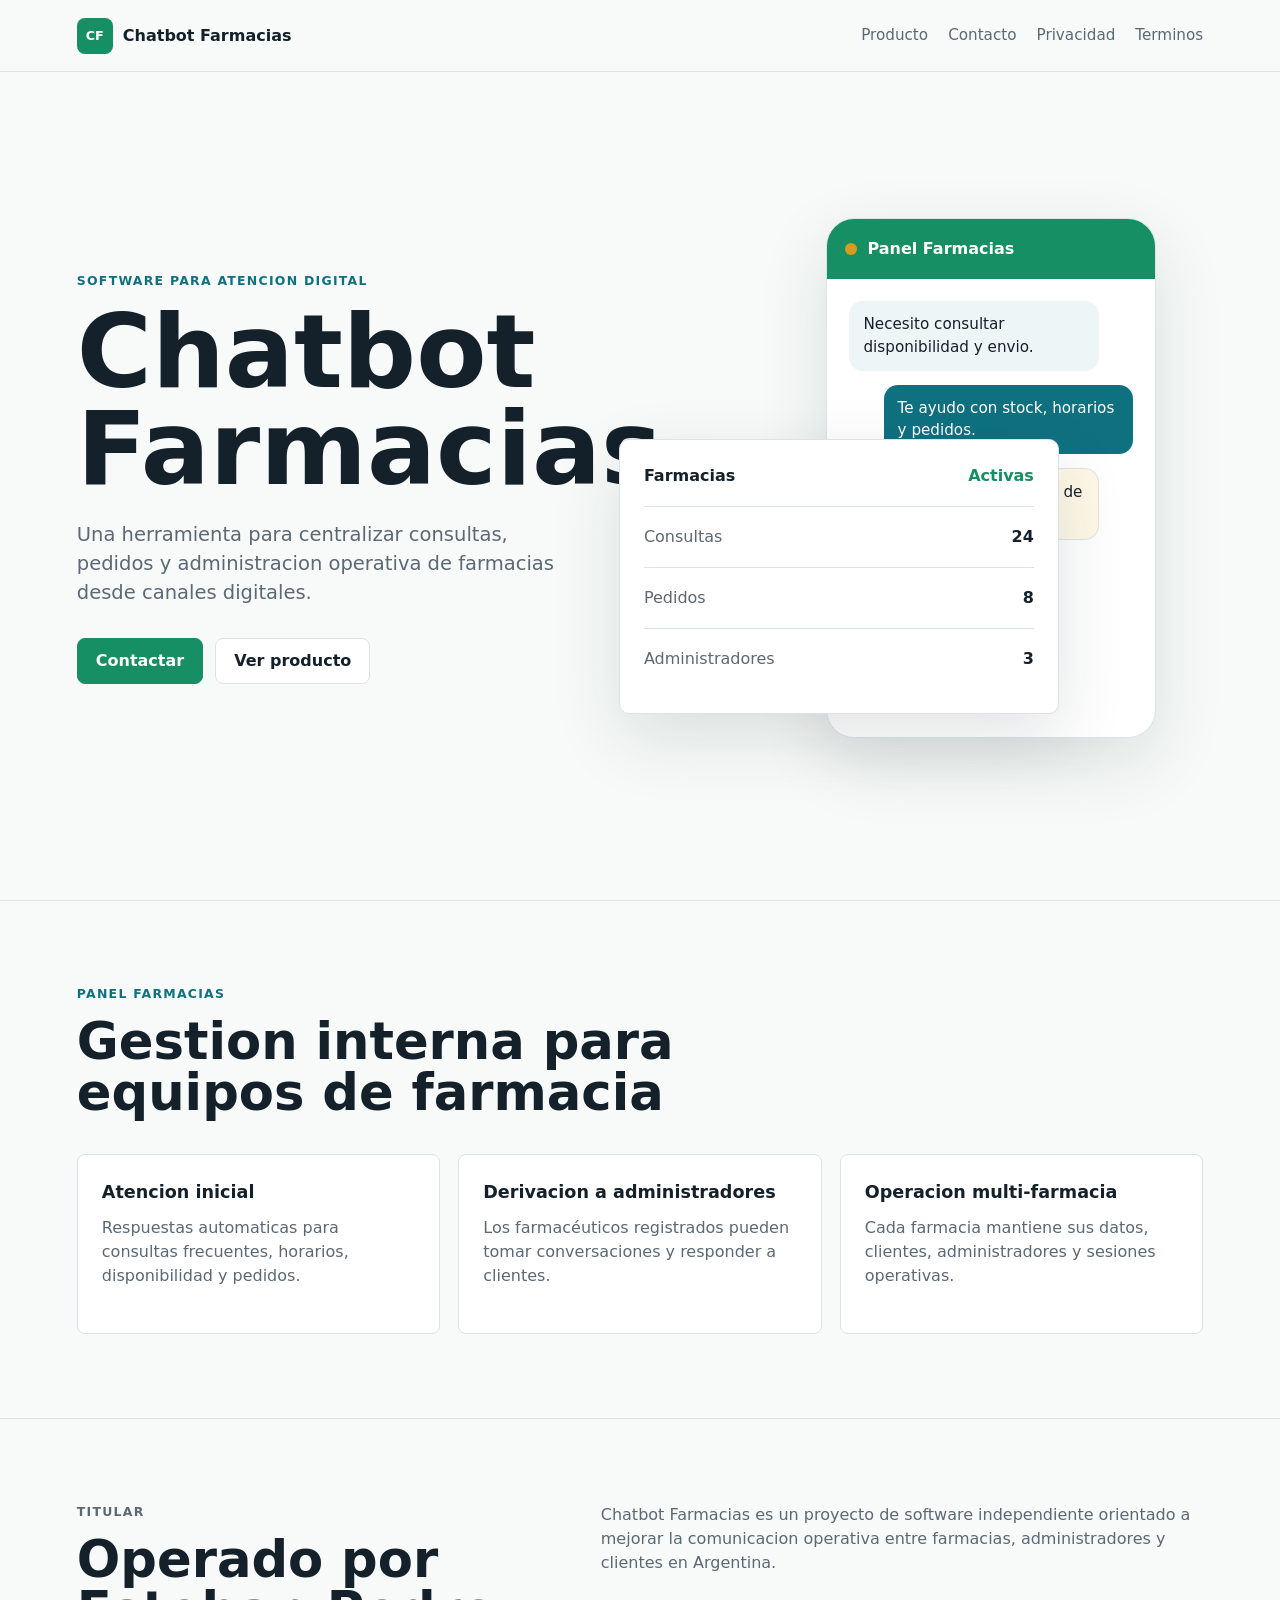
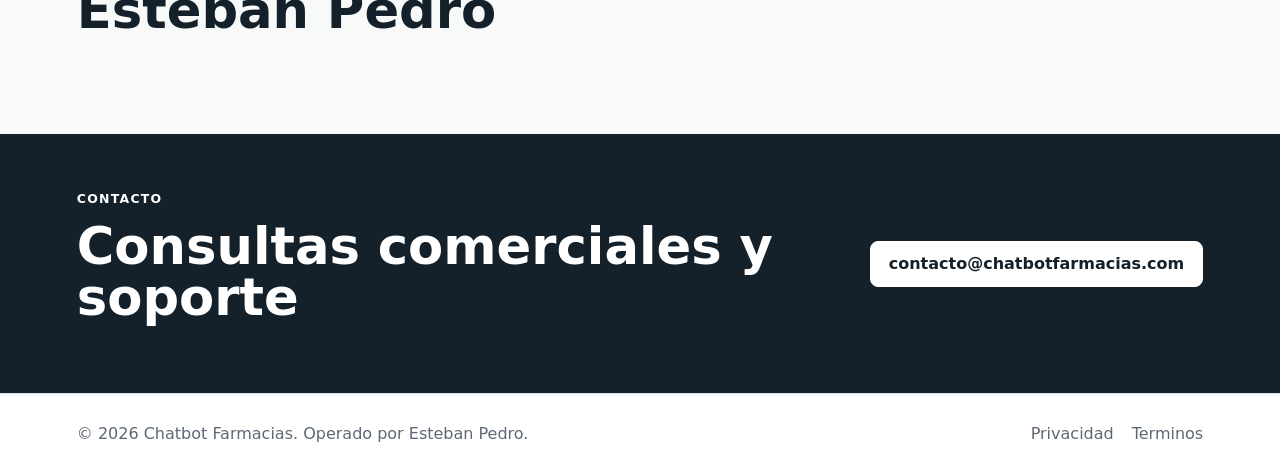
<file: index.html>
<!doctype html>
<html lang="es">
  <head>
    <meta charset="utf-8" />
    <meta name="viewport" content="width=device-width, initial-scale=1" />
    <meta
      name="facebook-domain-verification"
      content="uydcad3brcrj5qefu6nf35kc7ngu2v"
    />
    <meta
      name="description"
      content="Chatbot Farmacias es un sistema de atencion digital y administracion interna para farmacias, operado por Esteban Pedro."
    />
    <title>Chatbot Farmacias | Panel Farmacias</title>
    <link rel="stylesheet" href="./styles.css" />
  </head>
  <body>
    <header class="topbar">
      <a class="brand" href="./index.html" aria-label="Chatbot Farmacias">
        <span class="brand-mark">CF</span>
        <span>Chatbot Farmacias</span>
      </a>
      <nav aria-label="Principal">
        <a href="#producto">Producto</a>
        <a href="#contacto">Contacto</a>
        <a href="./privacy.html">Privacidad</a>
        <a href="./terms.html">Terminos</a>
      </nav>
    </header>

    <main>
      <section class="hero">
        <div class="hero-copy">
          <p class="eyebrow">Software para atencion digital</p>
          <h1>Chatbot Farmacias</h1>
          <p class="lead">
            Una herramienta para centralizar consultas, pedidos y administracion operativa de
            farmacias desde canales digitales.
          </p>
          <div class="actions">
            <a class="button primary" href="#contacto">Contactar</a>
            <a class="button secondary" href="#producto">Ver producto</a>
          </div>
        </div>
        <div class="product-shot" aria-label="Vista conceptual del panel">
          <div class="phone">
            <div class="phone-header">
              <span></span>
              <strong>Panel Farmacias</strong>
            </div>
            <div class="thread">
              <p class="bubble customer">Necesito consultar disponibilidad y envio.</p>
              <p class="bubble bot">Te ayudo con stock, horarios y pedidos.</p>
              <p class="bubble admin">Derivado a administrador de farmacia.</p>
            </div>
          </div>
          <div class="dashboard">
            <div class="dash-header">
              <strong>Farmacias</strong>
              <span>Activas</span>
            </div>
            <div class="metric-row">
              <span>Consultas</span>
              <strong>24</strong>
            </div>
            <div class="metric-row">
              <span>Pedidos</span>
              <strong>8</strong>
            </div>
            <div class="metric-row">
              <span>Administradores</span>
              <strong>3</strong>
            </div>
          </div>
        </div>
      </section>

      <section id="producto" class="section">
        <div class="section-heading">
          <p class="eyebrow">Panel Farmacias</p>
          <h2>Gestion interna para equipos de farmacia</h2>
        </div>
        <div class="feature-grid">
          <article>
            <h3>Atencion inicial</h3>
            <p>Respuestas automaticas para consultas frecuentes, horarios, disponibilidad y pedidos.</p>
          </article>
          <article>
            <h3>Derivacion a administradores</h3>
            <p>Los farmacéuticos registrados pueden tomar conversaciones y responder a clientes.</p>
          </article>
          <article>
            <h3>Operacion multi-farmacia</h3>
            <p>Cada farmacia mantiene sus datos, clientes, administradores y sesiones operativas.</p>
          </article>
        </div>
      </section>

      <section class="section split">
        <div>
          <p class="eyebrow">Titular</p>
          <h2>Operado por Esteban Pedro</h2>
        </div>
        <p>
          Chatbot Farmacias es un proyecto de software independiente orientado a mejorar la
          comunicacion operativa entre farmacias, administradores y clientes en Argentina.
        </p>
      </section>

      <section id="contacto" class="contact">
        <div>
          <p class="eyebrow">Contacto</p>
          <h2>Consultas comerciales y soporte</h2>
        </div>
        <a class="button primary" href="mailto:contacto@chatbotfarmacias.com">
          contacto@chatbotfarmacias.com
        </a>
      </section>
    </main>

    <footer>
      <span>© 2026 Chatbot Farmacias. Operado por Esteban Pedro.</span>
      <span>
        <a href="./privacy.html">Privacidad</a>
        <a href="./terms.html">Terminos</a>
      </span>
    </footer>
  </body>
</html>
</file>
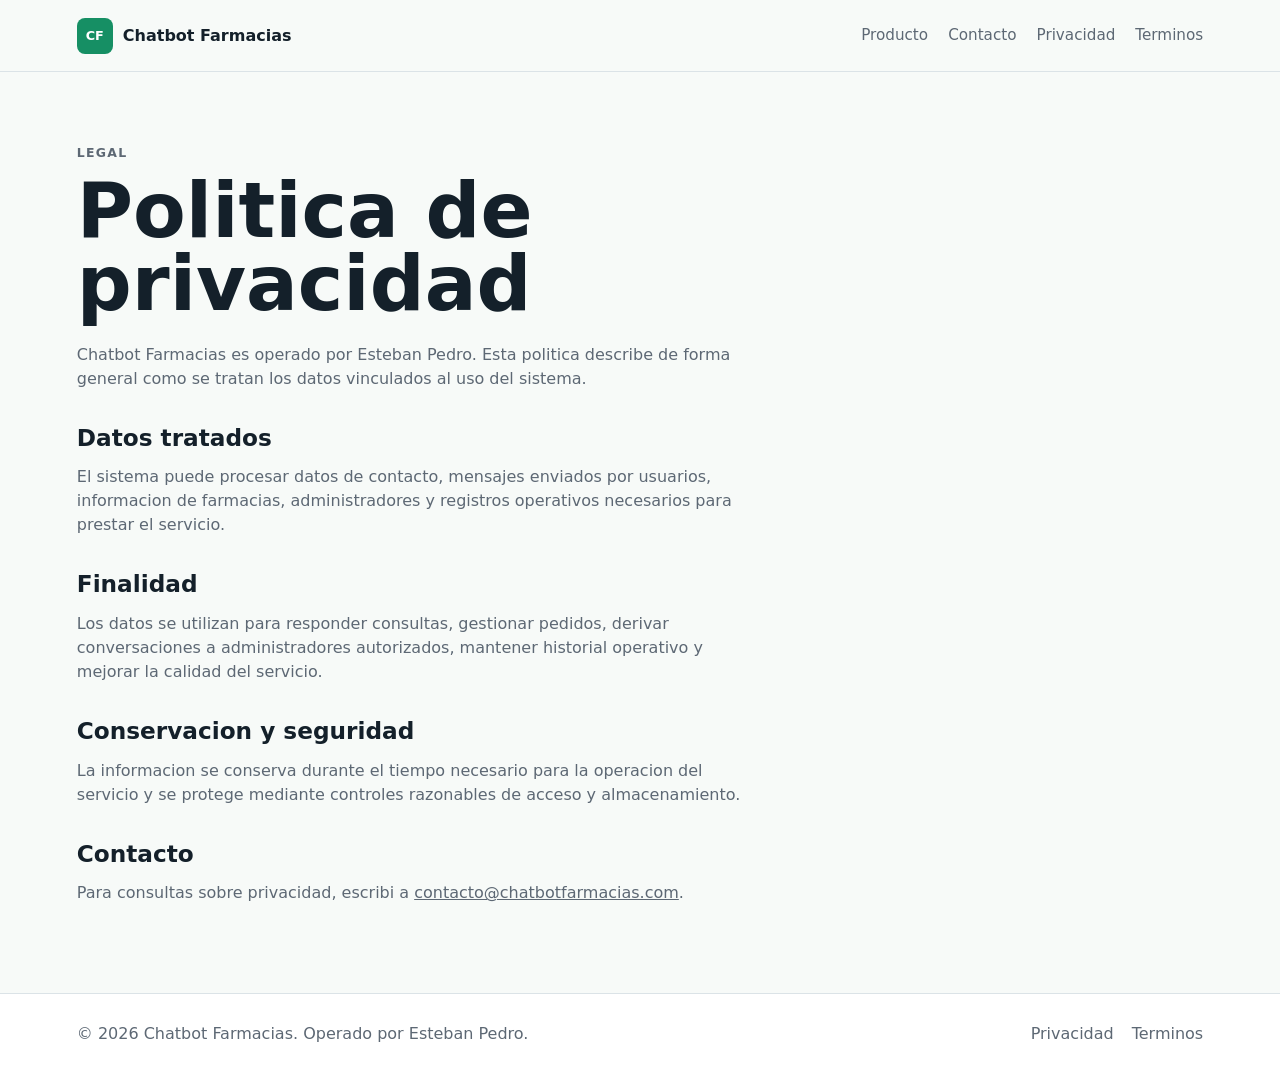
<file: privacy.html>
<!doctype html>
<html lang="es">
  <head>
    <meta charset="utf-8" />
    <meta name="viewport" content="width=device-width, initial-scale=1" />
    <title>Politica de privacidad | Chatbot Farmacias</title>
    <link rel="stylesheet" href="./styles.css" />
  </head>
  <body>
    <header class="topbar">
      <a class="brand" href="./index.html">
        <span class="brand-mark">CF</span>
        <span>Chatbot Farmacias</span>
      </a>
      <nav aria-label="Principal">
        <a href="./index.html#producto">Producto</a>
        <a href="./index.html#contacto">Contacto</a>
        <a href="./privacy.html">Privacidad</a>
        <a href="./terms.html">Terminos</a>
      </nav>
    </header>

    <main class="legal">
      <p class="eyebrow">Legal</p>
      <h1>Politica de privacidad</h1>
      <p>
        Chatbot Farmacias es operado por Esteban Pedro. Esta politica describe de forma general
        como se tratan los datos vinculados al uso del sistema.
      </p>
      <h2>Datos tratados</h2>
      <p>
        El sistema puede procesar datos de contacto, mensajes enviados por usuarios, informacion de
        farmacias, administradores y registros operativos necesarios para prestar el servicio.
      </p>
      <h2>Finalidad</h2>
      <p>
        Los datos se utilizan para responder consultas, gestionar pedidos, derivar conversaciones a
        administradores autorizados, mantener historial operativo y mejorar la calidad del servicio.
      </p>
      <h2>Conservacion y seguridad</h2>
      <p>
        La informacion se conserva durante el tiempo necesario para la operacion del servicio y se
        protege mediante controles razonables de acceso y almacenamiento.
      </p>
      <h2>Contacto</h2>
      <p>
        Para consultas sobre privacidad, escribi a
        <a href="mailto:contacto@chatbotfarmacias.com">contacto@chatbotfarmacias.com</a>.
      </p>
    </main>

    <footer>
      <span>© 2026 Chatbot Farmacias. Operado por Esteban Pedro.</span>
      <span>
        <a href="./privacy.html">Privacidad</a>
        <a href="./terms.html">Terminos</a>
      </span>
    </footer>
  </body>
</html>
</file>
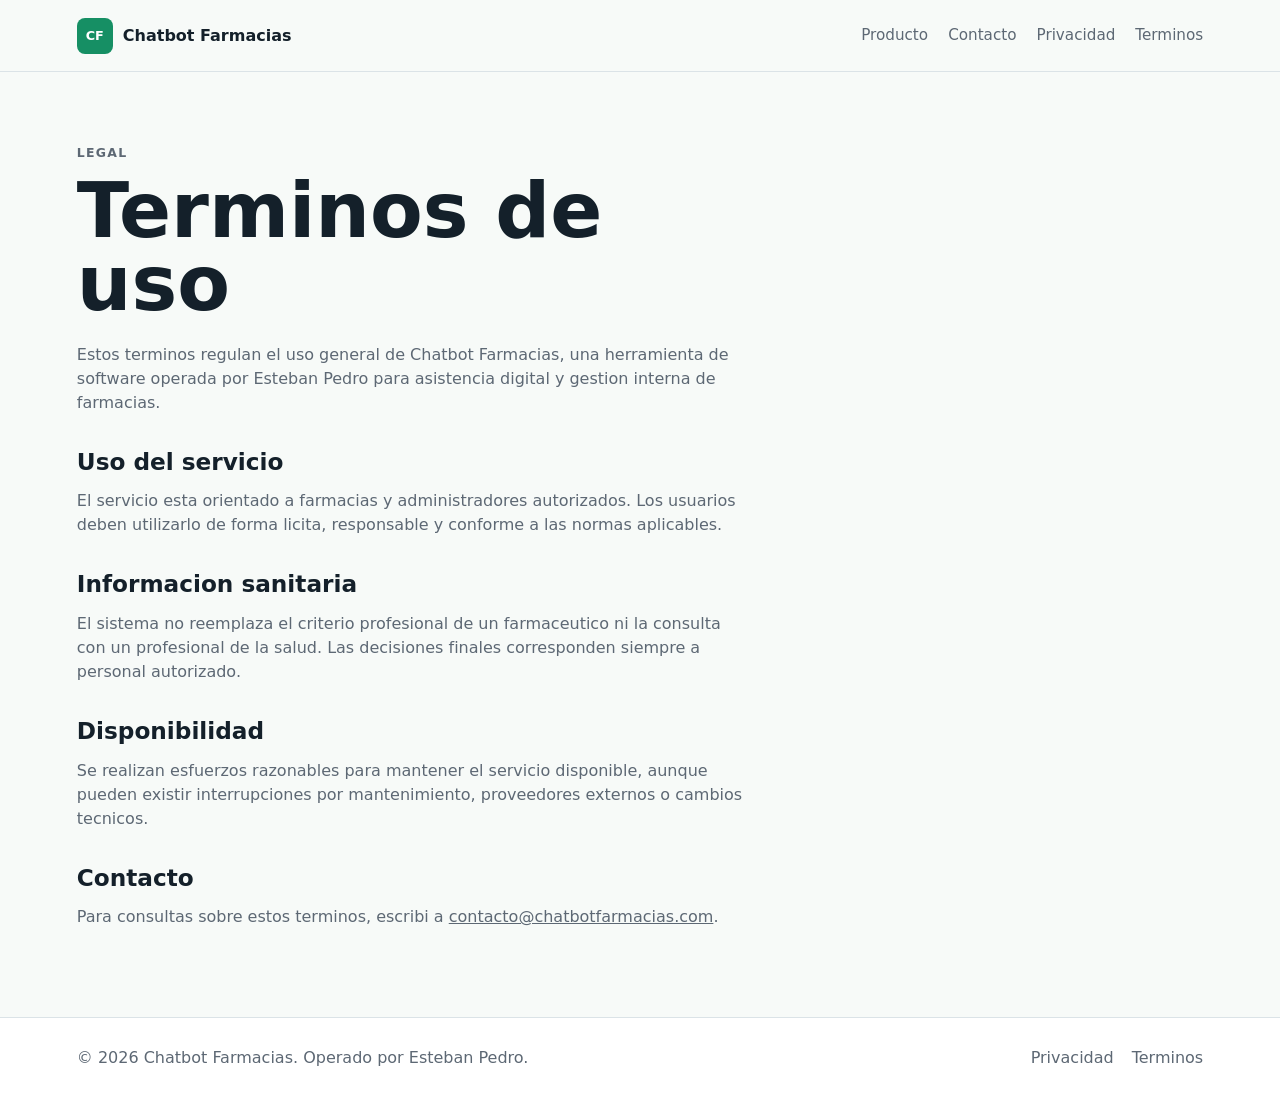
<file: terms.html>
<!doctype html>
<html lang="es">
  <head>
    <meta charset="utf-8" />
    <meta name="viewport" content="width=device-width, initial-scale=1" />
    <title>Terminos de uso | Chatbot Farmacias</title>
    <link rel="stylesheet" href="./styles.css" />
  </head>
  <body>
    <header class="topbar">
      <a class="brand" href="./index.html">
        <span class="brand-mark">CF</span>
        <span>Chatbot Farmacias</span>
      </a>
      <nav aria-label="Principal">
        <a href="./index.html#producto">Producto</a>
        <a href="./index.html#contacto">Contacto</a>
        <a href="./privacy.html">Privacidad</a>
        <a href="./terms.html">Terminos</a>
      </nav>
    </header>

    <main class="legal">
      <p class="eyebrow">Legal</p>
      <h1>Terminos de uso</h1>
      <p>
        Estos terminos regulan el uso general de Chatbot Farmacias, una herramienta de software
        operada por Esteban Pedro para asistencia digital y gestion interna de farmacias.
      </p>
      <h2>Uso del servicio</h2>
      <p>
        El servicio esta orientado a farmacias y administradores autorizados. Los usuarios deben
        utilizarlo de forma licita, responsable y conforme a las normas aplicables.
      </p>
      <h2>Informacion sanitaria</h2>
      <p>
        El sistema no reemplaza el criterio profesional de un farmaceutico ni la consulta con un
        profesional de la salud. Las decisiones finales corresponden siempre a personal autorizado.
      </p>
      <h2>Disponibilidad</h2>
      <p>
        Se realizan esfuerzos razonables para mantener el servicio disponible, aunque pueden existir
        interrupciones por mantenimiento, proveedores externos o cambios tecnicos.
      </p>
      <h2>Contacto</h2>
      <p>
        Para consultas sobre estos terminos, escribi a
        <a href="mailto:contacto@chatbotfarmacias.com">contacto@chatbotfarmacias.com</a>.
      </p>
    </main>

    <footer>
      <span>© 2026 Chatbot Farmacias. Operado por Esteban Pedro.</span>
      <span>
        <a href="./privacy.html">Privacidad</a>
        <a href="./terms.html">Terminos</a>
      </span>
    </footer>
  </body>
</html>
</file>
<file: styles.css>
:root {
  --ink: #14202a;
  --muted: #5d6874;
  --line: #dbe3e7;
  --paper: #f7faf8;
  --panel: #ffffff;
  --green: #168f64;
  --teal: #0f7180;
  --blue: #2563eb;
  --amber: #d89b1d;
}

* {
  box-sizing: border-box;
}

html {
  scroll-behavior: smooth;
}

body {
  margin: 0;
  color: var(--ink);
  background: var(--paper);
  font-family:
    Inter, ui-sans-serif, system-ui, -apple-system, BlinkMacSystemFont, "Segoe UI", sans-serif;
  line-height: 1.5;
}

a {
  color: inherit;
}

.topbar {
  display: flex;
  align-items: center;
  justify-content: space-between;
  gap: 24px;
  min-height: 72px;
  padding: 0 6vw;
  border-bottom: 1px solid var(--line);
  background: rgba(247, 250, 248, 0.92);
  position: sticky;
  top: 0;
  z-index: 10;
  backdrop-filter: blur(16px);
}

.brand {
  display: inline-flex;
  align-items: center;
  gap: 10px;
  font-weight: 800;
  text-decoration: none;
}

.brand-mark {
  display: grid;
  place-items: center;
  width: 36px;
  height: 36px;
  border-radius: 8px;
  color: #fff;
  background: var(--green);
  font-size: 0.8rem;
  letter-spacing: 0;
}

nav {
  display: flex;
  align-items: center;
  gap: 20px;
  color: var(--muted);
  font-size: 0.95rem;
}

nav a,
footer a {
  text-decoration: none;
}

nav a:hover,
footer a:hover {
  color: var(--ink);
}

.hero {
  display: grid;
  grid-template-columns: minmax(0, 0.9fr) minmax(360px, 1.1fr);
  align-items: center;
  gap: 64px;
  min-height: calc(100vh - 72px);
  padding: 64px 6vw 80px;
}

.eyebrow {
  margin: 0 0 12px;
  color: var(--teal);
  font-size: 0.78rem;
  font-weight: 800;
  letter-spacing: 0.1em;
  text-transform: uppercase;
}

h1,
h2,
h3,
p {
  margin-top: 0;
}

h1 {
  max-width: 760px;
  margin-bottom: 22px;
  font-size: clamp(3.2rem, 8vw, 7.4rem);
  line-height: 0.95;
  letter-spacing: 0;
}

h2 {
  margin-bottom: 14px;
  font-size: clamp(2rem, 4vw, 4rem);
  line-height: 1;
  letter-spacing: 0;
}

h3 {
  margin-bottom: 10px;
  font-size: 1.1rem;
}

.lead {
  max-width: 620px;
  color: var(--muted);
  font-size: 1.22rem;
}

.actions {
  display: flex;
  flex-wrap: wrap;
  gap: 12px;
  margin-top: 30px;
}

.button {
  display: inline-flex;
  align-items: center;
  justify-content: center;
  min-height: 46px;
  padding: 0 18px;
  border-radius: 8px;
  border: 1px solid var(--line);
  font-weight: 800;
  text-decoration: none;
}

.button.primary {
  color: #fff;
  border-color: var(--green);
  background: var(--green);
}

.button.secondary {
  background: #fff;
}

.product-shot {
  position: relative;
  min-height: 520px;
}

.phone,
.dashboard {
  background: var(--panel);
  border: 1px solid var(--line);
  box-shadow: 0 24px 70px rgba(20, 32, 42, 0.12);
}

.phone {
  position: absolute;
  right: 8%;
  top: 0;
  width: min(330px, 48vw);
  min-height: 520px;
  border-radius: 28px;
  overflow: hidden;
}

.phone-header {
  display: flex;
  align-items: center;
  gap: 10px;
  padding: 18px;
  color: #fff;
  background: var(--green);
}

.phone-header span {
  width: 12px;
  height: 12px;
  border-radius: 999px;
  background: var(--amber);
}

.thread {
  display: grid;
  gap: 14px;
  padding: 22px;
}

.bubble {
  width: fit-content;
  max-width: 88%;
  margin: 0;
  padding: 12px 14px;
  border-radius: 14px;
  font-size: 0.95rem;
}

.bubble.customer {
  background: #eef5f7;
}

.bubble.bot {
  justify-self: end;
  color: #fff;
  background: var(--teal);
}

.bubble.admin {
  border: 1px solid var(--line);
  background: #fff8e7;
}

.dashboard {
  position: absolute;
  left: 0;
  bottom: 24px;
  width: min(440px, 62vw);
  border-radius: 10px;
  padding: 24px;
}

.dash-header,
.metric-row {
  display: flex;
  justify-content: space-between;
  gap: 18px;
}

.dash-header {
  padding-bottom: 18px;
  border-bottom: 1px solid var(--line);
}

.dash-header span {
  color: var(--green);
  font-weight: 800;
}

.metric-row {
  padding: 18px 0;
  border-bottom: 1px solid var(--line);
  color: var(--muted);
}

.metric-row:last-child {
  border-bottom: 0;
}

.metric-row strong {
  color: var(--ink);
}

.section {
  padding: 84px 6vw;
  border-top: 1px solid var(--line);
}

.section-heading {
  max-width: 760px;
  margin-bottom: 36px;
}

.feature-grid {
  display: grid;
  grid-template-columns: repeat(3, minmax(0, 1fr));
  gap: 18px;
}

.feature-grid article {
  min-height: 180px;
  padding: 24px;
  border: 1px solid var(--line);
  border-radius: 8px;
  background: #fff;
}

.feature-grid p,
.split p,
.legal p {
  color: var(--muted);
}

.split {
  display: grid;
  grid-template-columns: minmax(0, 0.8fr) minmax(0, 1fr);
  gap: 42px;
  align-items: start;
}

.contact {
  display: flex;
  align-items: center;
  justify-content: space-between;
  gap: 24px;
  padding: 56px 6vw;
  color: #fff;
  background: var(--ink);
}

.contact .eyebrow,
.contact h2 {
  color: #fff;
}

.contact .button.primary {
  border-color: #fff;
  background: #fff;
  color: var(--ink);
}

.legal {
  max-width: 820px;
  min-height: calc(100vh - 180px);
  padding: 72px 6vw;
}

.legal h1 {
  font-size: clamp(2.4rem, 6vw, 5rem);
}

.legal h2 {
  margin-top: 34px;
  font-size: 1.45rem;
  line-height: 1.15;
}

footer {
  display: flex;
  justify-content: space-between;
  gap: 24px;
  padding: 28px 6vw;
  color: var(--muted);
  border-top: 1px solid var(--line);
  background: #fff;
}

footer span:last-child {
  display: flex;
  gap: 18px;
}

@media (max-width: 860px) {
  .topbar,
  nav,
  footer,
  .contact {
    align-items: flex-start;
    flex-direction: column;
  }

  nav {
    gap: 12px;
  }

  .hero,
  .split {
    grid-template-columns: 1fr;
  }

  .hero {
    min-height: auto;
    gap: 36px;
  }

  .product-shot {
    min-height: 560px;
  }

  .phone {
    right: 0;
    width: min(330px, 82vw);
  }

  .dashboard {
    width: min(420px, 88vw);
  }

  .feature-grid {
    grid-template-columns: 1fr;
  }
}

@media (max-width: 520px) {
  h1 {
    font-size: 3.5rem;
  }

  .topbar,
  .hero,
  .section,
  .contact,
  .legal,
  footer {
    padding-left: 22px;
    padding-right: 22px;
  }

  .product-shot {
    min-height: 620px;
  }

  .phone,
  .dashboard {
    position: relative;
    inset: auto;
    width: 100%;
  }

  .dashboard {
    margin-top: 18px;
  }
}
</file>
